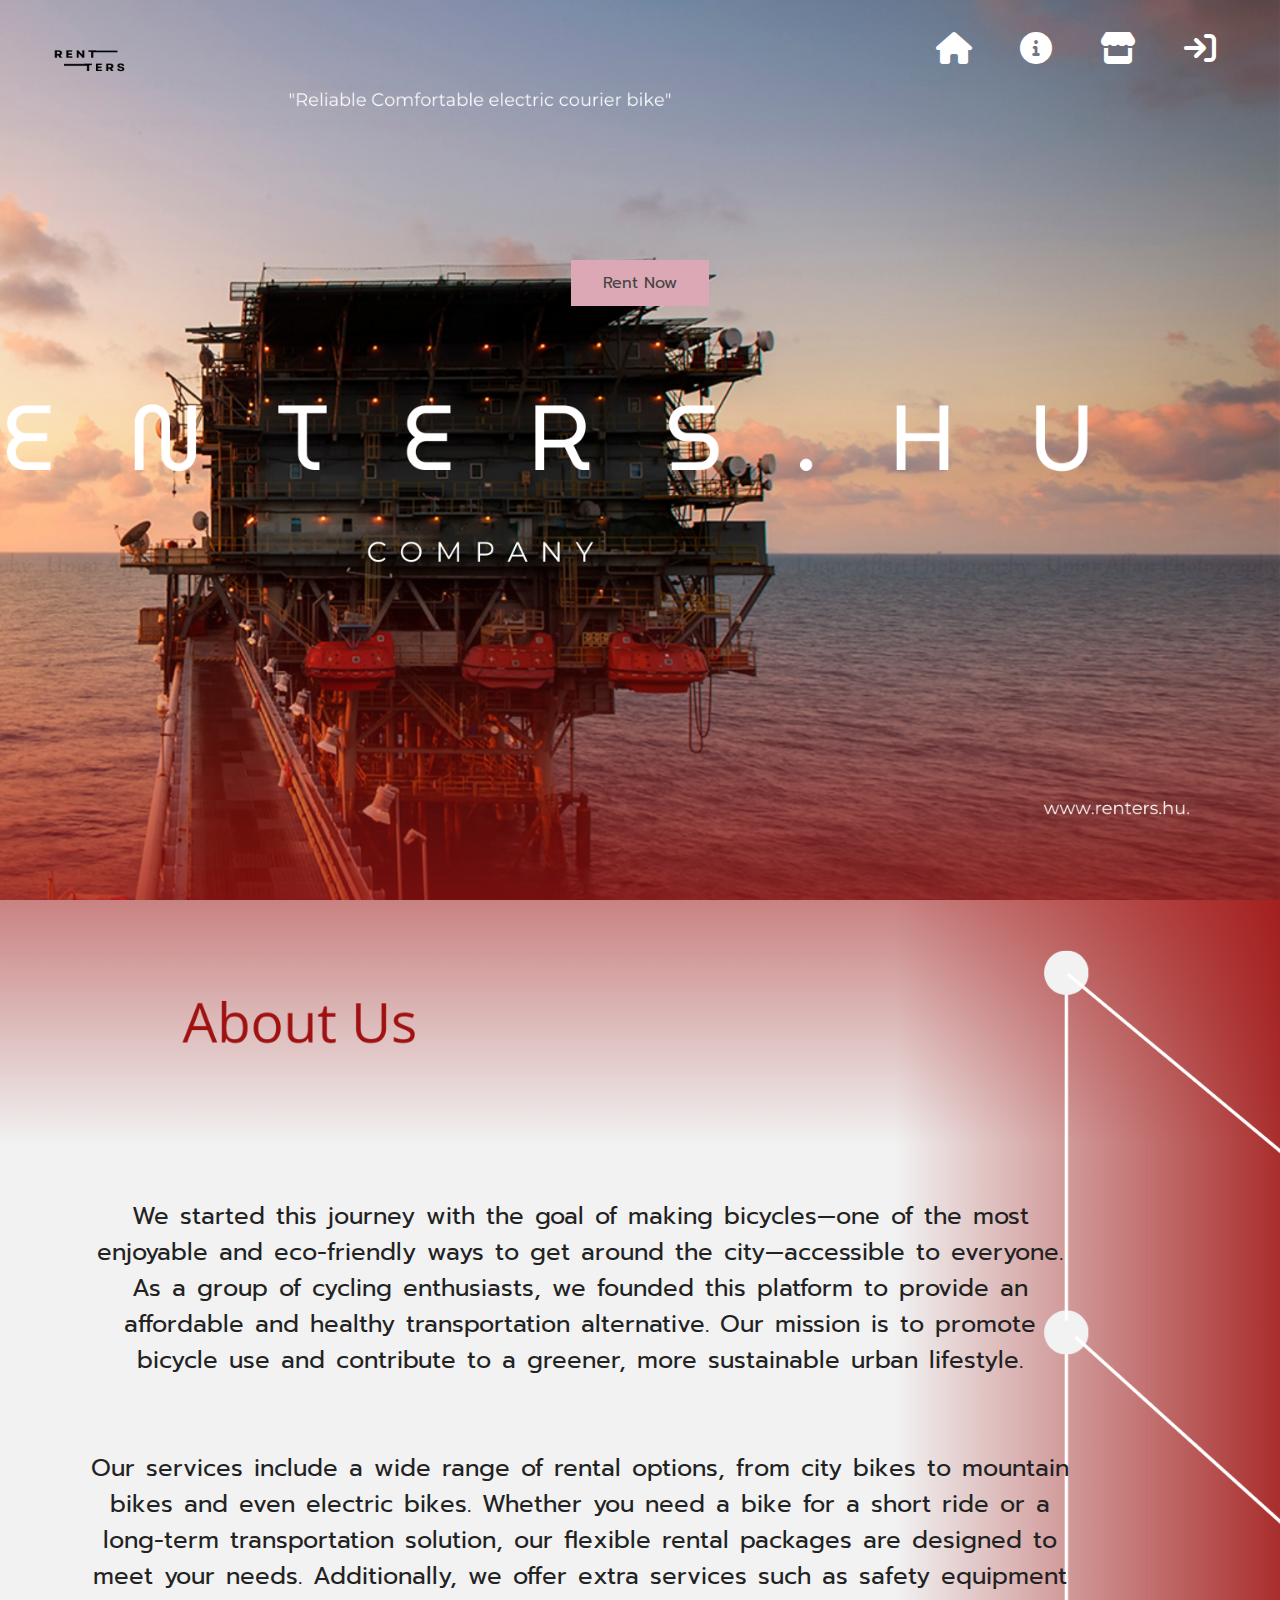
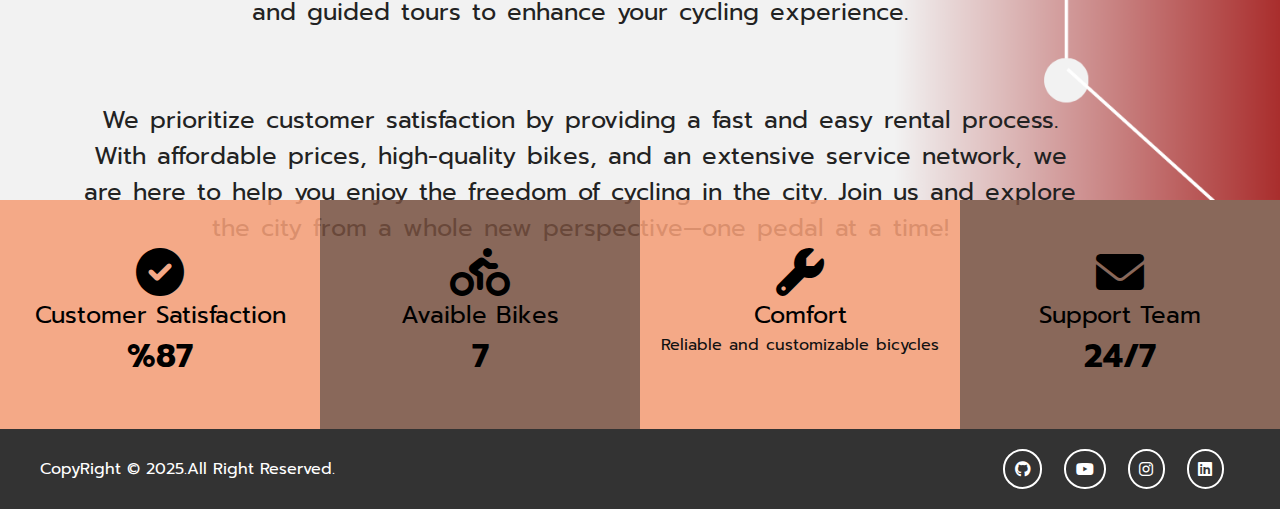
<file: ebike-rent 0.2/index.html>
<!DOCTYPE html>
<html lang="en">
<head>
    <meta charset="UTF-8">
    <meta http-equiv="X-UA-Compatible" content="IE=edge">
    <meta name="viewport" content="width=device-width, initial-scale=1.0">
    <link href="https://fonts.googleapis.com/css2?family=Prompt&display=swap" rel="stylesheet">
    <link
    rel="stylesheet"
    href="https://cdnjs.cloudflare.com/ajax/libs/animate.css/4.1.1/animate.min.css"
  />
  <link rel="stylesheet" href="https://cdnjs.cloudflare.com/ajax/libs/font-awesome/6.6.0/css/all.min.css" integrity="sha512-Kc323vGBEqzTmouAECnVceyQqyqdsSiqLQISBL29aUW4U/M7pSPA/gEUZQqv1cwx4OnYxTxve5UMg5GT6L4JJg==" crossorigin="anonymous" referrerpolicy="no-referrer" />

    <link rel="stylesheet" href="stuff/css/style.css">
    <link rel="shortcut icon" type="stuff/image/png" href="stuff/img/logo.png"/>
    <link rel="stylesheet" href="https://cdnjs.cloudflare.com/ajax/libs/font-awesome/6.0.0-beta3/css/all.min.css">

    <title>Rent Bike</title>
</head>
<body>
    <header id="header__home">
        <div class="container">
            <nav class="main-nav">
                <a href="index.html"><img src="stuff/img/logo.png" alt="" class="main-nav__logo"> </a>
                <ul class="main-nav__items">
                    <li><a href="index.html" class="fas fa-house fa-2x"></a></li>
                    <li><a href="index.html#index_first" class="fas fa-solid fa-circle-info fa-2x"></a></li>
                    <li><a href="models.html#models" class="active fas fa-store fa-2x"></a></li>
                    <li><a href="user_page.html" class=" fa-arrow-right-to-bracket fas fa-2x"></a></li>
                </ul>
            </nav>
            <div class="header-content">
                <a href="models.html" class="btn-light animate__animated animate__swing my-2">
                    Rent Now
                </a>
            </div>
        </div>
    </header>
    <header id ="about_us">
        <section id="index_first" class="text-center sc_2">
            <div class="about_us_lead">
                <p class="lead">
                    <br>
                    We started this journey with the goal of making bicycles—one of the most enjoyable and eco-friendly ways to get around the city—accessible to everyone. As a group of cycling enthusiasts, we founded this platform to provide an affordable and healthy transportation alternative. Our mission is to promote bicycle use and contribute to a greener, more sustainable urban lifestyle.
                    <br>
                    <br>
                    <br>
                    Our services include a wide range of rental options, from city bikes to mountain bikes and even electric bikes. Whether you need a bike for a short ride or a long-term transportation solution, our flexible rental packages are designed to meet your needs. Additionally, we offer extra services such as safety equipment and guided tours to enhance your cycling experience.
                    <br>
                    <br>
                    <br>
                    We prioritize customer satisfaction by providing a fast and easy rental process. With affordable prices, high-quality bikes, and an extensive service network, we are here to help you enjoy the freedom of cycling in the city. Join us and explore the city from a whole new perspective—one pedal at a time!
                </p>
            </div>
        </section>
    </header>
    <section id="index_second" class="text-center">
        <div class="container">
        </div>

        <div class="profile">
            <div>
                <ul>
                    <li><i class="fas fa-regular fa-circle-check fa-3x"></i></li>
                    <li class="title">Customer Satisfaction</li>
                    <li class="number">%87</li>
                </ul>
            </div>

            <div>
                <ul>
                    <li><i class="fas fa-solid fa-person-biking fa-3x"></i></li>
                    <li class="title">Avaible Bikes</li>
                    <li class="number">7</li>
                </ul>
            </div>

            <div>
                <ul>
                    <li><i class="fas fa-regular fa-wrench fa-3x"></i></li>
                    <li class="title">Comfort</li>
                    <li><a class="Comfort_txt">Reliable and customizable bicycles</a></li>
                </ul>
            </div>

            <div>
                <ul>
                    <li><i class="fas fa-regular fa-envelope fa-3x"></i></li>
                    <li class="title">Support Team</li>
                    <li class="number">24/7</li>
                </ul>
            </div>
        </div>
    </section>
     <!-- footer -->
     <footer id="main-footer">
        <div class="footer-content container">
            <p>CopyRight &copy; 2025.All Right Reserved.</p>
            
            <div class="social">
                <a href="https://github.com/cntzemir" target="_blank">
                    <i class="fab fa-brands fa-github"></i>
                </a>
                <a href="https://www.youtube.com/@emirrrrw" target="_blank">
                    <i class="fab fa-youtube"></i>
                </a>
                <a href="https://www.instagram.com/emircntz/" target="_blank">
                    <i class="fab fa-instagram"></i>
                </a>
                <a href="https://www.linkedin.com/in/emircntz" target="_blank">
                    <i class="fab fa-brands fa-linkedin"></i>
                </a>
            </div>
        </div>
     </footer>
</body>
</html>
</file>
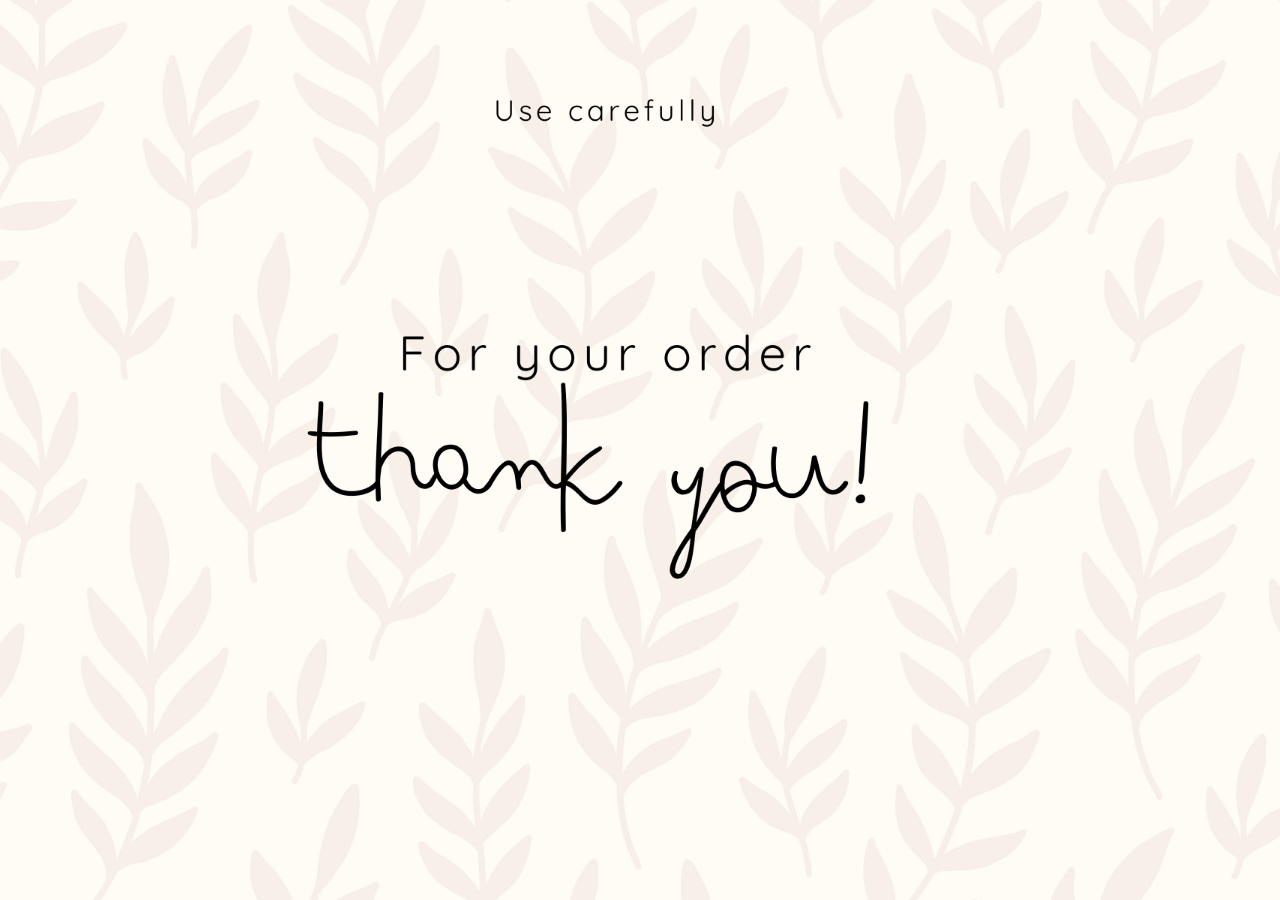
<file: ebike-rent 0.2/satınalım.html>
<!DOCTYPE html>
<html lang="en">
<head>
    <meta charset="UTF-8">
    <meta http-equiv="X-UA-Compatible" content="IE=edge">
    <meta name="viewport" content="width=device-width, initial-scale=1.0">
    <link href="https://fonts.googleapis.com/css2?family=Prompt&display=swap" rel="stylesheet">
    <link
    rel="stylesheet"
    href="https://cdnjs.cloudflare.com/ajax/libs/animate.css/4.1.1/animate.min.css"
  />
  <link rel="stylesheet" href="https://cdnjs.cloudflare.com/ajax/libs/font-awesome/6.6.0/css/all.min.css" integrity="sha512-Kc323vGBEqzTmouAECnVceyQqyqdsSiqLQISBL29aUW4U/M7pSPA/gEUZQqv1cwx4OnYxTxve5UMg5GT6L4JJg==" crossorigin="anonymous" referrerpolicy="no-referrer" />

    <link rel="stylesheet" href="stuff/css/style.css">
    <link rel="shortcut icon" type="stuff/image/png" href="stuff/img/logo.png"/>
    <link rel="stylesheet" href="https://cdnjs.cloudflare.com/ajax/libs/font-awesome/6.0.0-beta3/css/all.min.css">
    <title>Rent Bike</title>
</head>
<body>
    <header id="satınalım">
</body>
</html>
</file>
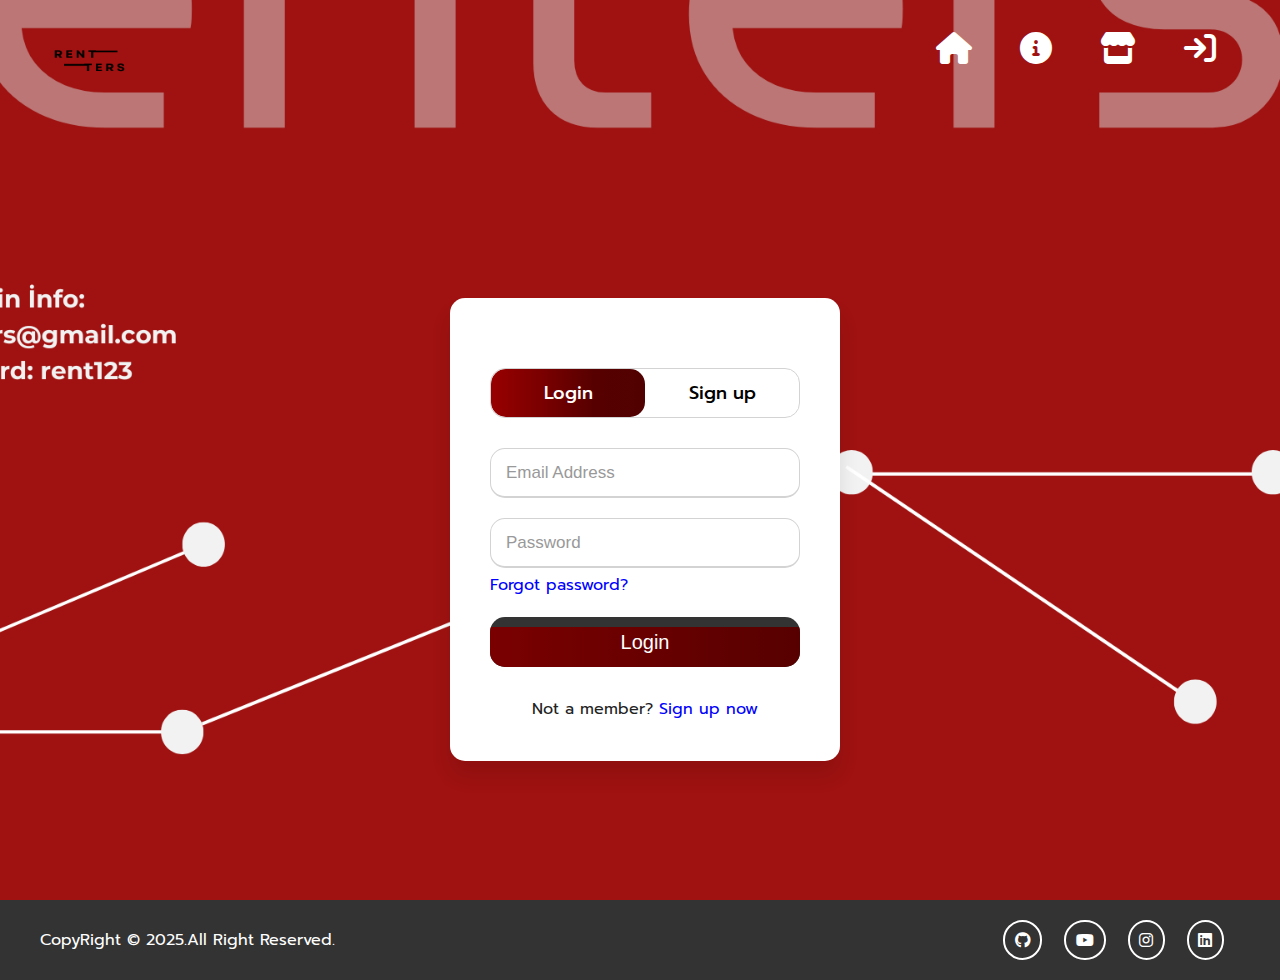
<file: ebike-rent 0.2/user_page.html>
<!DOCTYPE html>
<html lang="en">
<head>
    <meta charset="UTF-8">
    <meta http-equiv="X-UA-Compatible" content="IE=edge">
    <meta name="viewport" content="width=device-width, initial-scale=1.0">
    <link href="https://fonts.googleapis.com/css2?family=Prompt&display=swap" rel="stylesheet">
    <link rel="stylesheet" href="https://cdnjs.cloudflare.com/ajax/libs/animate.css/4.1.1/animate.min.css" />
    <link rel="stylesheet" href="https://cdnjs.cloudflare.com/ajax/libs/font-awesome/6.6.0/css/all.min.css"
        integrity="sha512-Kc323vGBEqzTmouAECnVceyQqyqdsSiqLQISBL29aUW4U/M7pSPA/gEUZQqv1cwx4OnYxTxve5UMg5GT6L4JJg=="
        crossorigin="anonymous" referrerpolicy="no-referrer" />

    <link rel="stylesheet" href="stuff/css/style.css">
    <link rel="shortcut icon" type="stuff/image/png" href="stuff/img/logo.png" />
    <link rel="stylesheet" href="https://cdnjs.cloudflare.com/ajax/libs/font-awesome/6.0.0-beta3/css/all.min.css">
    <title>Rent Bike</title>
</head>

<body>
    <!--Page1 Register-Login-->
    <header id="reg_log-home" class="page1_1">
        <div class="container">
            <nav class="main-nav">
                <a href="index.html"><img src="stuff/img/logo.png" alt="" class="main-nav__logo"> </a>
                <ul class="main-nav__items">
                  <li><a href="index.html" class="fas fa-house fa-2x"></a></li>
                  <li><a href="index.html#index_first" class="fas fa-solid fa-circle-info fa-2x"></a></li>
                  <li><a href="models.html#models" class="active fas fa-store fa-2x"></a></li>
                  <li><a href="user_page.html" class=" fa-arrow-right-to-bracket fas fa-2x"></a></li>
                </ul>
            </nav>
            <div class="wrapper">
                <div class="title-text">
                </div>
                <div class="form-container">
                  <div class="slide-controls">
                    <input type="radio" name="slide" id="login" checked>
                    <input type="radio" name="slide" id="signup">
                    <label for="login" class="slide login">Login</label>
                    <label for="signup" class="slide signup">Sign up</label>
                    <div class="slider-tab"></div>
                </div>
                <div class="form-inner">
                    <form id ="loginForm" class="login">
                      <div class="field">
                        <input class="email_check" type="text" placeholder="Email Address" required>
                      </div>
                      <div class="field">
                        <input class="password_check" type="password" placeholder="Password" required>
                      </div>
                      <div class="pass-link"><a href="#">Forgot password?</a></div>
                      <div class="field btn">
                        <div class="btn-layer"></div>
                        <input class="login_btn" type="submit" value="Login"> <!--Login btn-->
                      </div>
                      <div class="signup-link">Not a member? <a href="">Sign up now</a></div>
                    </form>
                    <form class="signup">
                      <div class="field">
                        <input type="text" placeholder="Email Address" required>
                      </div>
                      <div class="field">
                        <input type="password" placeholder="Password" required>
                      </div>
                      <div class="field">
                        <input type="password" placeholder="Confirm password" required>
                      </div>
                      <div class="field btn">
                        <div class="btn-layer"></div>
                        <input type="submit" value="Sign up">
                      </div>
                    </form>
                  </div>
                </div>
            </div>
        </div>
    </header>
    <!--Page2 Rent E-bike-->
    <header id="user_page" class="page2_1 hidden">
        <div class="container">
            <nav class="main-nav">
                <a href="user_user.html"><class="main-nav__logo"> </a>
                <ul class="main-nav__items">
                    <li><a href="index.html" class="fas fa-house fa-2x"></a></li>
                    <li><a class=" fas fa-store fa-2x market_btn"></a></li>
                </ul>
            </nav>
            <div class="user_rent_now hidden">
                <button class="close-user_rent_now">&times;</button>
                <div class="border-bottom"></div>
                 <!--burada netfly dan recaptha eklenecek-->
                    <div class="form-containerr">
                        <h2>Rent Informations</h2>
                        <div class="form_name form-group"><i class="fas fa-user"></i><input type="text" placeholder="Name"></div>
                        <div class="form_age form-group"><i class="fas fa-calendar"></i><input type="number" placeholder="Age"></div>
                        <div class="form_address form-group"><i class="fas fa-map-marker-alt"></i><input type="text" placeholder="Address"></div>
                        <div class="form_phone form-group"><i class="fas fa-phone"></i><input type="text" placeholder="Phone"></div>
                        <div class="form_id form-group"><i class="fas fa-id-card"></i><input type="text" placeholder="ID"></div>
                        <div class="form_passportid form-group"><i class="fas fa-passport"></i><input type="text" placeholder="Passport ID"></div>
                        <div class="form-group"><i class="fas fa-comment"></i><textarea placeholder="Enter Message"></textarea></div>
                        <button class="btn btn_rentt">Rent</button>
                    </div>
                    <div class="form-container">
                        <h2>Contact Us</h2>
                        <form action="https://formspree.io/f/xgvwdnyn" method="POST">
                            <div class="form-group">
                                <i class="fas fa-envelope"></i>
                                <label>Your Name:</label>
                                <input type="name" name="name" placeholder="Your Name">
                            </div>
                            <div class="form-group">
                                <i class="fas fa-envelope"></i>
                                <label>Your Email:</label>
                                <input type="email" name="email" placeholder="Your Email">
                            </div>
                            <div class="form-group">
                                <i class="fas fa-phone"></i>
                                <label>Your Phone:</label>
                                <input type="text" placeholder="Your Phone">
                            </div>
                            <div class="form-group">
                                <i class="fas fa-comment-dots"></i>
                                <label>Your Message:</label>
                                <textarea name="message" placeholder="Your Message"></textarea>
                            </div>
                            <button type="submit" class="btn btn_sendd">Send Message</button>
                        </form>
                    </div>
                </div>


        </div>
        <div class="header-content items_setting page2_2 hidden">
            <p class="lead sc_titles"></p>
            <section id="models" class="text-center py-2">
                <div class="container">
                    <h2 class="lead avbbike">Avaible Bikes</h2>
                    <div class="items">                             
                        <div class="item item1">
                            <div class="item__image">
                                <a href="stuff/img/bike1.png" data-lightbox="roadtrip"> <img src="stuff/img/bike1.png" alt=""></a>
                            </div>
                            <div class="item__text">
                            <div class="item__text__wrap">
                                <p class="item__text__category">DUOTTS C29</p>
                                
                                <h2 class="item__text__title"><i class="fas fa-regular fa-car-battery"></i> Dual battery <br><i class="fas fa-regular fa-shield-halved"></i> Hydraulic Brake <br><i class="fas fa-regular fa-bolt"></i> 750W <br><i class="fas fa-regular fa-route"></i> 80-100 KM <br> <i class="fas fa-regular fa-check-double"></i> 65Nm </h2>
                                <a class="user_rent_btn btn-light animate__animated animate__swing my-2">Rent Now</a>

                            </div>
                        </div>
                    </div>
        
        
                    <div class="item item2">
                        <div class="item__image">
                            <a href="stuff/img/bike2.png" data-lightbox="roadtrip"> <img src="stuff/img/bike2.png" alt=""></a>
                        </div>
                        <div class="item__text">
                        <div class="item__text__wrap">
                            <p class="item__text__category">ENGWE E26</p>
                            <h2 class="item__text__title"><i class=" fas fa-regular fa-car-battery"></i> Single battery <br><i class="fas fa-regular fa-shield-halved"></i> Hydraulic Brake <br><i class="fas fa-regular fa-bolt"></i> 750W <br><i class="fas fa-regular fa-route"></i> 140 KM <br> <i class="fas fa-regular fa-check-double"></i> 70Nm</h2>
                            <a class="btn-light animate__animated animate__swing my-2">Out Of Stock</a>
                        </div>
                    </div>
                    </div>

                    <div class="item item3">
                        <div class="item__image">
                            <a href="stuff/img/bike3.png" data-lightbox="roadtrip"> <img src="stuff/img/bike3.png" alt=""></a>
                        </div>
                        <div class="item__text">
                        <div class="item__text__wrap">
                            <p class="item__text__category">DUOTTS N26</p>
                            <h2 class="item__text__title"><i class="fas fa-regular fa-car-battery"></i> Single battery <br><i class="fas fa-regular fa-shield-halved"></i> Hydraulic Brake <br><i class="fas fa-regular fa-bolt"></i> 750W*2 <br><i class="fas fa-regular fa-route"></i> 100-120 KM <br> <i class="fas fa-regular fa-check-double"></i> 65Nm*2 </h2>
                            <a class="user_rent_btn btn-light animate__animated animate__swing my-2">Pre-Order Now</a>
                        </div>
                    </div>
                    </div>
                    </div>
                </div>
            </section>
        </div>
    </div>
    </header>
</header>
<section id="index_second" class="text-center page2_3 hidden">
    <div class="container ">
    </div>

    <div class="profile">
        <div>
            <ul>
                <li><i class="fas fa-regular fa-circle-check fa-3x"></i></li>
                <li class="title">Customer Satisfaction</li>
                <li class="number">%87</li>
            </ul>
        </div>

        <div>
            <ul>
                <li><i class="fas fa-solid fa-person-biking fa-3x"></i></li>
                <li class="title">Avaible Bikes</li>
                <li class="number">7</li>
            </ul>
        </div>

        <div>
            <ul>
                <li><i class="fas fa-regular fa-wrench fa-3x"></i></li>
                <li class="title">Comfort</li>
                <li><a class="Comfort_txt">Reliable and customizable bicycles</a></li>
            </ul>
        </div>

        <div>
            <ul>
                <li><i class="fas fa-regular fa-envelope fa-3x"></i></li>
                <li class="title">Support Team</li>
                <li class="number">24/7</li>
            </ul>
        </div>
    </div>
</section>
        <section id="contact-b" class="bg-primary py-4 page2_4 hidden">
            <div class="container">
                <div class="contact-info">
                    <div>
                        <i class="fas fa-envelope fa-2x"></i>
                        <h3>Email</h3>
                        <p>canitezemirr@gmail.com</p>
                    </div>
                    <div>
                        <i class="fas fa-address-card fa-2x"></i>
                        <h3>Address</h3>
                        <p>Budapest Hungary</p>
                    </div>
                </div>
            </div>
        </section>
    <!-- footer -->
    <footer id="main-footer">
        <div class="footer-content container">
            <p>CopyRight &copy; 2025.All Right Reserved.</p>
            
            <div class="social">
                <a href="https://github.com/cntzemir" target="_blank">
                    <i class="fab fa-brands fa-github"></i>
                </a>
                <a href="https://www.youtube.com/@emirrrrw" target="_blank">
                    <i class="fab fa-youtube"></i>
                </a>
                <a href="https://www.instagram.com/emircntz/" target="_blank">
                    <i class="fab fa-instagram"></i>
                </a>
                <a href="https://www.linkedin.com/in/emircntz" target="_blank">
                    <i class="fab fa-brands fa-linkedin"></i>
                </a>
            </div>
        </div>
    </footer>
    <script type="module" src="stuff/js/user_page.js"></script>
    <div class="overlay hidden"></div>
</body>
</html>
</file>
<file: ebike-rent 0.2/stuff/css/style.css>
html {scroll-behavior:smooth;}
.user_settings{display:grid}
.items_setting{padding-top:50px}
.about_us_lead{max-width:1200px;margin-left: 80px;margin-right: 200px;margin-top: 230px}
.container{max-width:1200px;margin:auto}
.btn-dark,.btn-light,.btn-primary{display:inline-block;padding:.7rem 2rem;transition:all .5s;border:none;cursor:pointer}
.btn-primary{color:#333;background-color:#333}
.btn-light{color:#444;background-color:#DDA8B5}
.btn-dark{color:#fff;background-color:#444}button[class^=btn-]:hover,a[class^=btn-]:hover,input[class^=btn-]:hover{background-color:#B87D95}
.bg-dark{background-color:#333}
.bg-primary{background-color:#754e3ee1}
.bg-light{background-color:#f4f4f4}
.sc_1{padding:1rem 0}
.sc_2{padding:2rem 0}
.sc_3{padding:3rem 0}
.sc_4{padding:4rem 0}
.my-1{margin:1rem 0}
.my-2{margin:2rem 0}
.my-3{margin:3rem 0}
.my-4{margin:4rem 0}
.form-containerr {
  background: white;
  padding: 20px;
  border-radius: 10px;
  box-shadow: 0 4px 8px rgba(0, 0, 0, 0.2);
  width: 400px;
  margin-bottom: 20px;
  margin-left: 32.3%;
  margin-bottom: 3rem;
}
h2 {
  text-align: center;
}
.form-group {
  display: flex;
  align-items: center;
  background: #eee;
  padding: 8px;
  border-radius: 5px;
  margin-bottom: 10px;
}
.form-group i {
  margin-right: 10px;
  color: #555;
}
input, textarea {
  border: none;
  background: none;
  width: 100%;
  outline: none;
  font-size: 16px;
}
.btn {
  width: 100%;
  padding: 10px;
  border: none;
  border-radius: 5px;
  background: #333;
  color: white;
  font-size: 16px;
  cursor: pointer;
}
.btn:hover {
  background: #555;
}
.text-center{text-align:center}
.section-title{color:#C99297;font-size:2rem;padding-bottom:1rem;text-transform:uppercase;text-align:center}
.sc_border-bottom{height:3px;width:3rem;background-color:#111;margin:0 auto 1rem auto}
.lead{font-size:1.5rem;margin-bottom:2rem;word-spacing:2px}*{margin:0;padding:0;box-sizing:border-box}body{background-color:#fff;font-family:"Prompt",sans-serif;line-height:1.5}a{text-decoration:none;color:#fff}ul{list-style:none}img{width:100%}
.main-nav{display:flex;justify-content:space-between;padding-top:1rem}
.main-nav__logo{width:100px;height:85px}
.main-nav__items{display:flex}
.main-nav__items li{padding:1rem 1.5rem}
.main-nav__items li a{text-decoration:none;color:#fff;text-transform:uppercase; transition:border-color .5s}
.main-nav__items li a:hover{border-color:#ccc}
#satınalım{background:url("../img/bg_f.png") no-repeat center right/cover;height:100vh;color:#222}
#send_message{background:url("../img/bg_h.png") no-repeat center right/cover;height:50vh;color:#222}
#about_us{background:url("../img/bg1-5.png") no-repeat center right/cover;height:100vh;color:#222}
#user_page{background:url("../img/bg4.png") no-repeat center right/cover;height:100vh;color:#222}
#price-home{background:url("../img/bg3.png") no-repeat center right/cover;height:100vh;color:#222}
#reg_log-home{background:url("../img/bg2.png") no-repeat center right/cover;height:100vh;color:#222} 
#header__home{background:url("../img/bg.png") no-repeat center right/cover;height:100vh;color:#fff}
#user_page .header-content{text-align:center}
#user_page h1{font-size:4rem;line-height:1.2}
#user_page .typewrite{display:block}
#header__home .header-content{text-align:center;padding-top:10%}
#header__home h1{font-size:4rem;line-height:1.2}
#header__home .typewrite{display:block}
#reg_log-home .header-content{text-align:center;padding-top:10%}
#reg_log-home h1{font-size:4rem;line-height:1.2}
#reg_log-home .typewrite{display:block}
#price-home .header-content{text-align:center}
#price-home h1{font-size:4rem;line-height:1.2}
#price-home .typewrite{display:block}
#user_page .header-content{text-align:center}
#user_page h1{font-size:4rem;line-height:1.2}
#user_page .typewrite{display:block}
.Comfort_txt{color: #111;font-size:1rem;margin-bottom:1.2rem;word-spacing:1px}
#header__inner{background:#23333b no-repeat 40% 20%/cover;height:5.5rem;border-bottom:3px solid #111}
#index_first .skills{display:grid;grid-template-columns:repeat(6, 1fr);gap:1rem;margin-bottom:2.5rem}
#index_first .skills i{color:#111;padding-bottom:.5rem}
#index_second .profile{display:grid;grid-template-columns:repeat(4, 1fr)}
#index_second .profile li.title{font-size:1.5rem}
#index_second .profile li.number{font-size:2rem;font-weight:bold}
#index_second .profile div{padding:3rem 0}
#index_second .profile div:nth-child(odd){background-color:#f29e77e1}
#index_second .profile div:nth-child(even){background-color:#754e3eda }
#home__c .process{display:grid;grid-template-columns:repeat(4, 1fr);gap:1.5rem;text-align:center}
#home__c .process__step{position:absolute;top:0;right:0;font-size:25px;background-color:#111;border-radius:50%;line-height:15px;padding:1rem;transition:all 1s}
#home__c .process__icon{position:relative;width:125px;height:125px;border-radius:50%;background-color:#333;color:#fff;padding:2rem;text-align:center}
#home__c .process__icon:hover{background-color:#111}
#home__c .process__icon:hover .process__step{background-color:#333}
#about-a .info{display:grid;grid-template-columns:1fr 2fr;gap:1.2rem}
#about-a .info__image{border:1px solid #f4f4f4;padding:.5rem;border-radius:3px}
#about-a .info__bio{border:1px solid #f4f4f4;padding:.8rem}#about-b{color:#fff}
#about-b .progress{height:20px;background-color:#ccc;border-radius:5px;margin-bottom:.8rem}
#about-b .progress div{height:100%;text-align:center;background-color:#111}
#main-footer{background:#333;color:#fff;height:5rem}
#main-footer .footer-content{display:flex;justify-content:space-between;align-items:center;height:5rem}
#main-footer .footer-content .social .fab{margin-right:1rem;border:2px solid #fff;border-radius:50%;text-align:center;padding:.6rem;transition:all 1s}
#main-footer .footer-content .social .fab:hover{background-color:#111}
#contact-a .form-fields{display:grid;grid-template-areas:"name email" "subject phone" "message message" "button button";gap:1rem;margin-bottom:1rem}
#contact-a .form-fields .name{grid-area:name}
#contact-a .form-fields .email{grid-area:email}
#contact-a .form-fields .phone{grid-area:phone}
#contact-a .form-fields .subject{grid-area:subject}
#contact-a .form-fields .message{grid-area:message;height:180px}
#contact-a .form-fields .btn-dark{grid-area:button}
#contact-a .form-fields .input{padding:.5rem 1rem}
#contact-b .contact-info{display:grid;grid-template-columns:repeat(2, 1fr);text-align:center;color:#fff}.items{display:grid;grid-template-columns:repeat(3, 1fr);gap:1rem;box-shadow:rgba(149,154,145) 0px 8px 24px}
.items .item{position:relative;background-color:#361e406e;overflow:hidden}
.items .item::after{content:"";position:absolute;display:block;background-color:#111;opacity:.8;top:0;left:0;width:100%;height:100%;transform:translateX(-120%) translateY(-120%) rotate(45deg);transition:transform 1s cubic-bezier(0.455, 0.03, 0.515, 0.955)}
.items .item:hover::after{transform:scale(2) translateX(-50%) translateY(-50%) rotate(45deg)}@media(max-width: 768px){#header__home{height:30rem}#header__home .header-content{padding-top:7rem}
#header__home .header-content h1{font-size:2.6rem}
#index_first .skills,#index_second .profile,#home__c .process,.items{grid-template-columns:repeat(2, 1fr)}}@media(max-width: 576px){#index_first .skills div{border-bottom:1px #f4f4f4 solid;padding-bottom:1rem}#index_first .skills div:last-child{border:none;padding-bottom:0}
.lead{font-size:1rem;margin-bottom:1.2rem;word-spacing:1px}
#header__home{height:10rem;border-radius:2px solid #111;background-position:20% 30%}
#header__home .header-content{display:none}
#header__inner{height:10rem}
.main-nav{flex-direction:column;align-items:center}
.main-nav li{padding:1rem}
#index_first .skills,#index_second .profile,#home__c .process,.items,#contact-b .contact-info{grid-template-columns:1fr}
#main-footer{height:7rem}
#main-footer .footer-content{flex-direction:column;padding:1rem;height:5rem}
#main-footer .footer-content .social{padding-top:1rem}
#about-a .info{grid-template-columns:1fr}
#about-c{display:none}
#contact-a .form-fields{grid-template-areas:"name" "email" "subject" "phone" "message" "button"}#contact-b div{margin-bottom:1rem;padding-bottom:1rem;border-bottom:1px dashed #fff}
#contact-b div:last-child{border:none;padding-bottom:0;margin-bottom:0}}
@import url('https://fonts.googleapis.com/css?family=Poppins:400,500,600,700&display=swap');
.wrapper{
  overflow: hidden;
  max-width: 390px;
  background: #fff;
  padding: 40px;
  border-radius: 15px;
  box-shadow: 0px 15px 20px rgba(0,0,0,0.1);
  margin-top: 190px;;
  margin-left: 410px;
}
.wrapper .title-text{
  display: flex;
  width: 200%;
}
.wrapper .title{
  width: 50%;
  font-size: 35px;
  font-weight: 600;
  text-align: center;
  transition: all 0.6s cubic-bezier(0.68,-0.55,0.265,1.55);
}
.wrapper .slide-controls{
  position: relative;
  display: flex;
  height: 50px;
  width: 100%;
  overflow: hidden;
  margin: 30px 0 10px 0;
  justify-content: space-between;
  border: 1px solid lightgrey;
  border-radius: 15px;
}
.slide-controls .slide{
  height: 100%;
  width: 100%;
  color: #fff;
  font-size: 18px;
  font-weight: 500;
  text-align: center;
  line-height: 48px;
  cursor: pointer;
  z-index: 1;
  transition: all 0.6s ease;
}
.slide-controls label.signup{
  color: #000;
}
.slide-controls .slider-tab{
  position: absolute;
  height: 100%;
  width: 50%;
  left: 0;
  z-index: 0;
  border-radius: 15px;
  background: -webkit-linear-gradient(left,#980000,#7a0000,#570000
, #510101);
  transition: all 0.6s cubic-bezier(0.68,-0.55,0.265,1.55);
}
input[type="radio"]{
  display: none;
}
#signup:checked ~ .slider-tab{
  left: 50%;
}
#signup:checked ~ label.signup{
  color: #fff;
  cursor: default;
  user-select: none;
}
#signup:checked ~ label.login{
  color: #000;
}
#login:checked ~ label.signup{
  color: #000;
}
#login:checked ~ label.login{
  cursor: default;
  user-select: none;
}
.wrapper .form-container{
  width: 100%;
  overflow: hidden;
}
.form-container .form-inner{
  display: flex;
  width: 200%;
}
.form-container .form-inner form{
  width: 50%;
  transition: all 0.6s cubic-bezier(0.68,-0.55,0.265,1.55);
}
.form-inner form .field{
  height: 50px;
  width: 100%;
  margin-top: 20px;
}
.form-inner form .field input{
  height: 100%;
  width: 100%;
  outline: none;
  padding-left: 15px;
  border-radius: 15px;
  border: 1px solid lightgrey;
  border-bottom-width: 2px;
  font-size: 17px;
  transition: all 0.3s ease;
}
.form-inner form .field input:focus{
  border-color: #999;
  /* box-shadow: inset 0 0 3px #fb6aae; */
}
.form-inner form .field input::placeholder{
  color: #999;
  transition: all 0.3s ease;
}
form .field input:focus::placeholder{
  color: #999;
}
.form-inner form .pass-link{
  margin-top: 5px;
}
.form-inner form .signup-link{
  text-align: center;
  margin-top: 30px;
}
.form-inner form .pass-link a,
.form-inner form .signup-link a{
  color: blue;
  text-decoration: none;
}
.form-inner form .pass-link a:hover,
.form-inner form .signup-link a:hover{
  text-decoration: underline;
}
form .btn{
  height: 50px;
  width: 100%;
  border-radius: 15px;
  position: relative;
  overflow: hidden;
}
form .btn .btn-layer{
  height: 100%;
  width: 300%;
  position: absolute;
  left: -100%;
  background: -webkit-linear-gradient(left,#980000,#7a0000,#570000
, #510101);
  border-radius: 15px;
  transition: all 0.4s ease;;
}
form .btn:hover .btn-layer{
  left: 0;
}
form .btn input[type="submit"]{
  height: 100%;
  width: 100%;
  z-index: 1;
  position: relative;
  background: none;
  border: none;
  color: #fff;
  padding-left: 0;
  border-radius: 15px;
  font-size: 20px;
  font-weight: 500;
  cursor: pointer;
}
.hidden {
    display: none;
  }
.user_settings_h2{
  text-align: center;
}

.user_settings{
    position:absolute;
    top: 30%;
    left: 50%;
    transform: translate(-50%, -50%);
    width: 80%;
    background-color: rgba(255, 255, 255, 0.149);
    border-radius: 130px;
    box-shadow: 0 3rem 5rem rgba(0, 0, 0, 0.7);
    z-index: 10;
}
.user_rent_now{
  position: absolute;
  top: 50%;
  left: 50%;
  transform: translate(-50%, -50%);
  width: 70%;
  background-color: white;
  padding: 6rem;
  border-radius: 5px;
  box-shadow: 0 3rem 5rem rgba(0, 0, 0, 0.3);
  z-index: 10;
}
.close-user_rent_now {
    position: absolute;
    top: 1.2rem;
    right: 2rem;
    font-size: 5rem;
    color: #333;
    cursor: pointer;
    border: none;
    background: none;
}
.h1s {
    text-align: center;
    margin-bottom: 20px;
    color: black;
  }

.user_input {
    width: 100%;
    margin-right: 50px;
    border: none;
    background-color: grey;
    font-family: inherit;
    font-size: 1.5rem;
    text-align: center;
    color: #333;
    padding: 0.3rem 1rem;
    border-radius: 0.7rem;
    transition: all 0.3s;
  }
  
.user_input:focus {
    outline: none;
    background-color: rgba(255, 255, 255, 0.6);
  }














/*after*/
.item1 {
    /* background-color: orange; */
    position: relative;
  }
  
 .item1::before {
    content: "Most Preferred";
    background-color: red;
    color: white;
    font-size: 16px;
    font-weight: bold;
    display: inline-block;
    padding: 5px 10px;
    position: absolute;
    top: 10px;
    right: 8px;
}

.item2 {
    /* background-color: orange; */
    position: relative;
  }
  
 .item2::before {
    content: "Longest Distance";
    background-color: red;
    color: white;
    font-size: 16px;
    font-weight: bold;
    display: inline-block;
    padding: 5px 10px;
    position: absolute;
    top: 10px;
    right: 8px;
}

.item3 {
    /* background-color: orange; */
    position: relative;
  }
  
 .item3::before {
    content: "News";
    background-color: red;
    color: white;
    font-size: 16px;
    font-weight: bold;
    display: inline-block;
    padding: 5px 10px;
    position: absolute;
    top: 10px;
    right: 8px;
}

.avbbike {
  /* background-color: orange; */
  position: relative;
}

.avbbike::before{
  content: "Incredible Offers";
  background-color: rgb(170, 0, 0,0.8);
  color: white;
  font-size: 16px;
  font-weight: bold;
  display: inline-block;
  padding: 5px 10px;
  position: absolute;
  top: 0px;
  right: 365px;
}

.overlay {
  position: absolute;
  top: 0;
  left: 0;
  width: 100%;
  height: 100%;
  background-color: rgba(0, 0, 0, 0.6);
  backdrop-filter: blur(3px);
  z-index: 5;
}

.rentnow_pd{
  margin-top: 10px;
}
</file>
